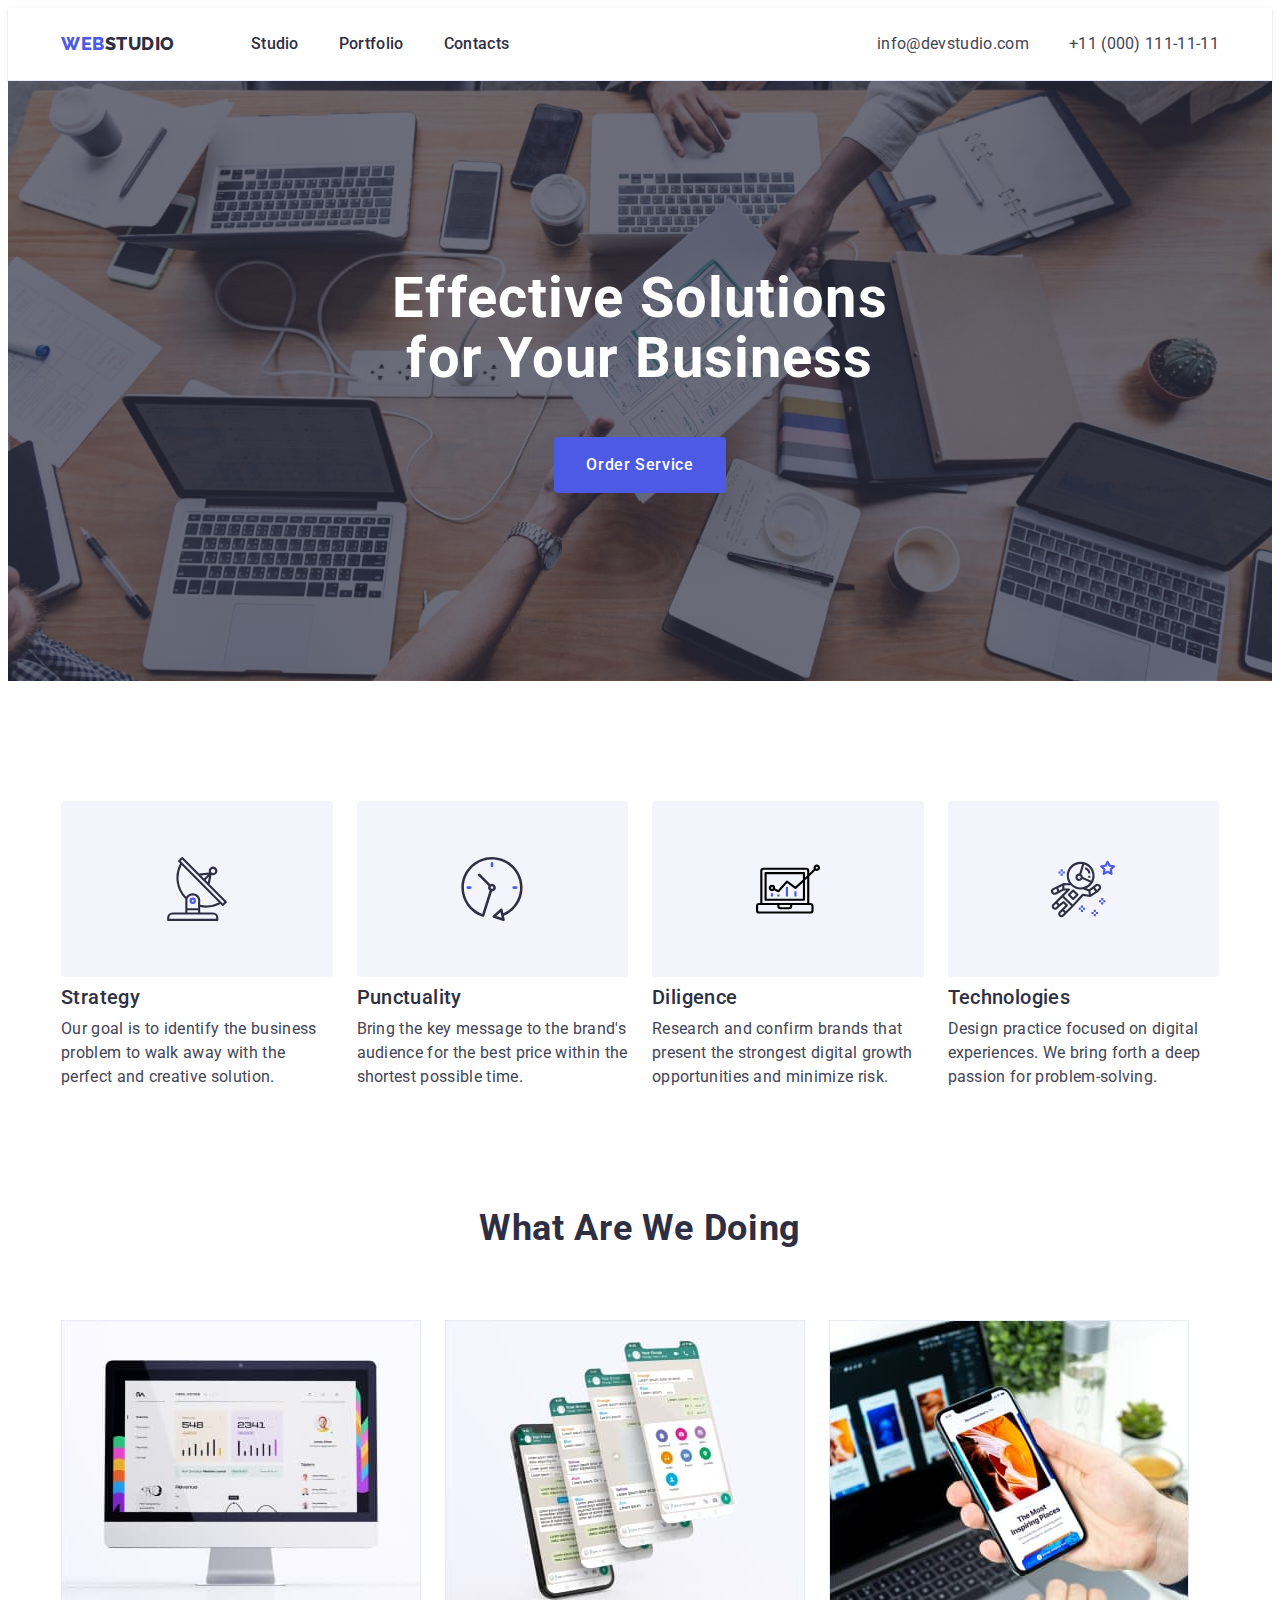
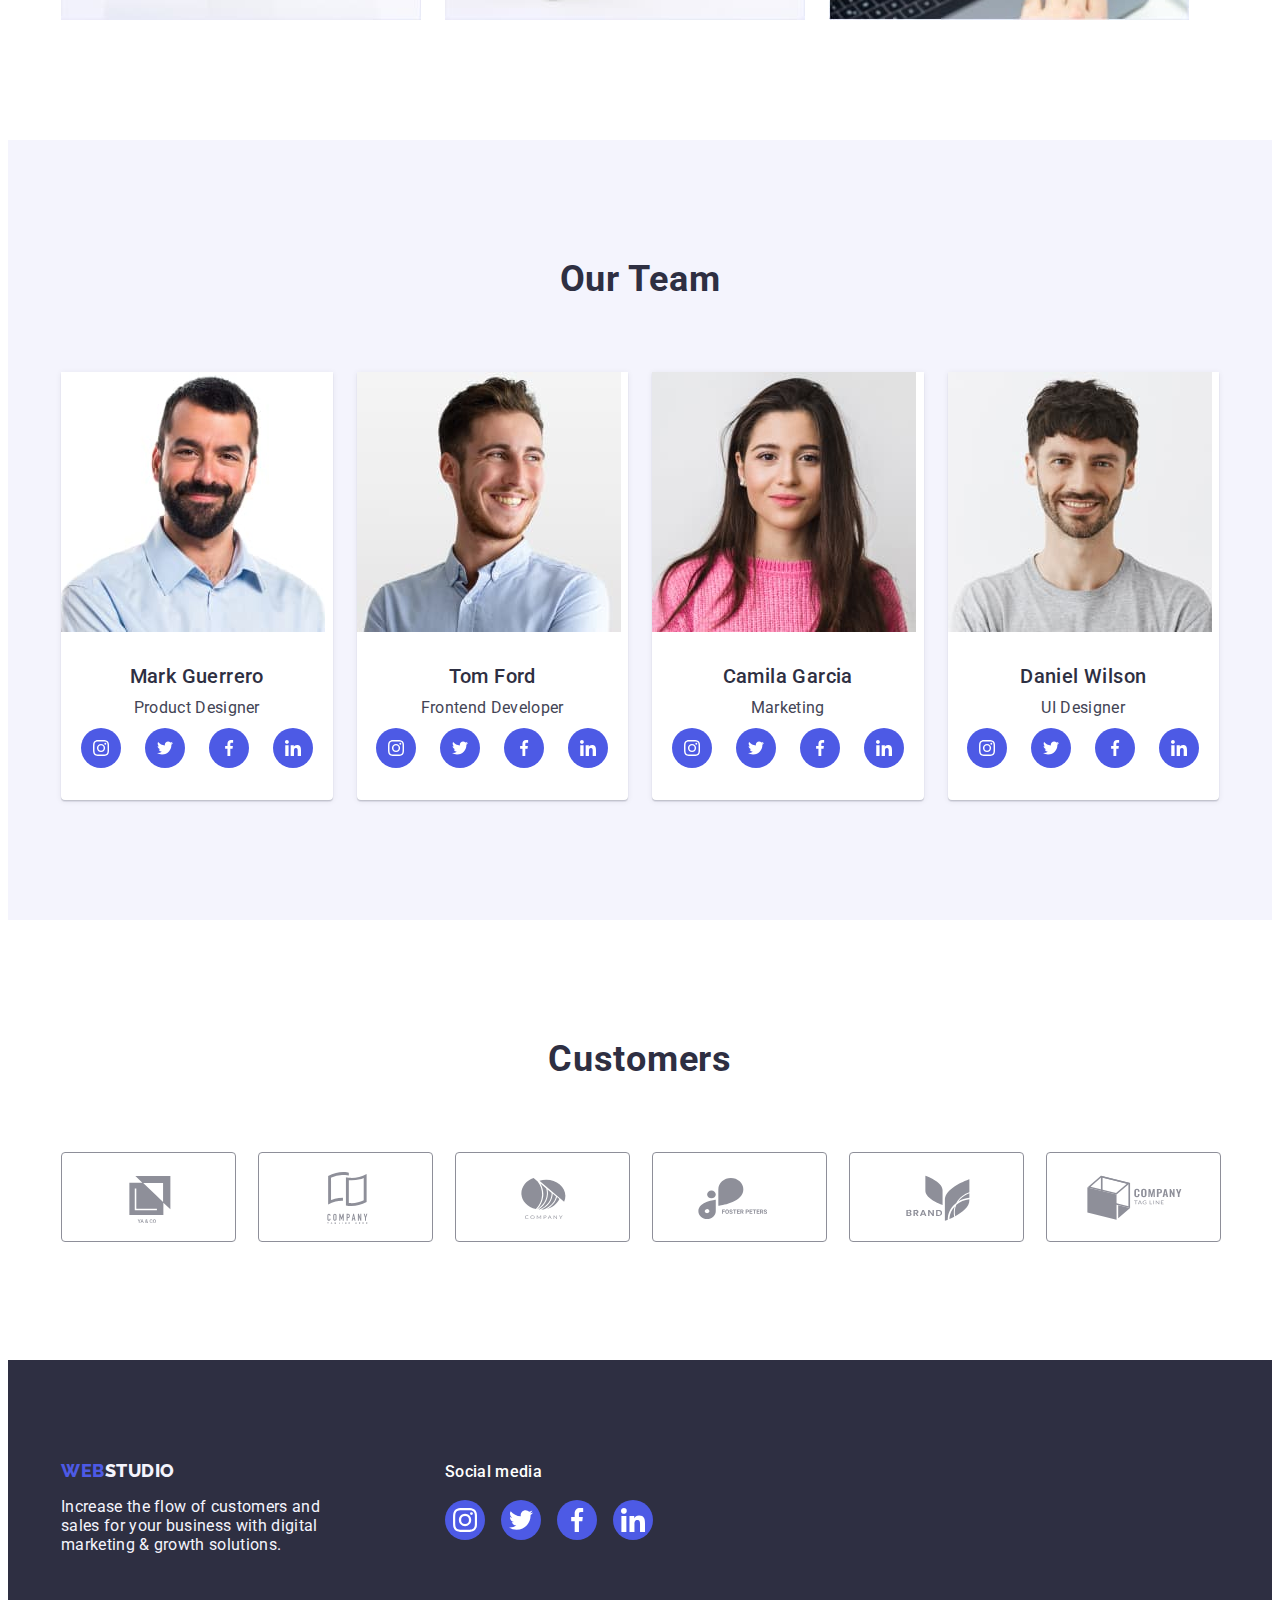
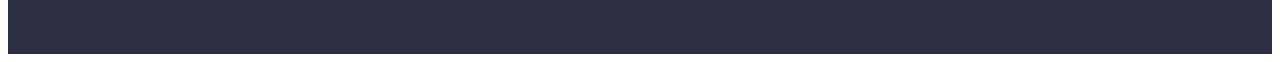
<file: index.html>
<!DOCTYPE html>
<html lang="en">
  <head>
    <meta charset="UTF-8" />
    <meta http-equiv="X-UA-Compatible" content="IE=edge" />
    <meta name="viewport" content="width=device-width, initial-scale=1.0" />
    <title>WebStudio</title>
    <link rel="preconnect" href="https://fonts.googleapis.com" />
    <link rel="preconnect" href="https://fonts.gstatic.com" crossorigin />
    <link
      href="https://fonts.googleapis.com/css2?family=Raleway:wght@800&family=Roboto:wght@400;500;700;900&display=swap"
      rel="stylesheet"
    />
    <link
      rel="stylesheet"
      href="https://cdnjs.cloudflare.com/ajax/libs/modern-normalize/1.1.0/modern-normalize.min.css"
      integrity="sha512-wpPYUAdjBVSE4KJnH1VR1HeZfpl1ub8YT/NKx4PuQ5NmX2tKuGu6U/JRp5y+Y8XG2tV+wKQpNHVUX03MfMFn9Q=="
      crossorigin="anonymous"
      referrerpolicy="no-referrer"
    />
    <link rel="stylesheet" href="./css/style.css" />
  </head>
  <body>
    <!-- Шапка сайта -->
    <header class="page-header">
      <div class="container page-header-container">
        <nav class="header-nav">
          <a
            href="./index.html"
            class="logo list link all-logo-header all-logo-header-two"
            >Web<span class="logo logo-part link all-logo-header"
              >Studio</span
            ></a
          >
          <ul class="site-nav-list link list">
            <li class="menu-item">
              <a href="./index.html" class="link menu-item-link">Studio</a>
            </li>
            <li class="menu-item">
              <a href="./portfolio.html" class="link menu-item-link"
                >Portfolio</a
              >
            </li>
            <li class="menu-item">
              <a href="" class="link menu-item-link">Contacts</a>
            </li>
          </ul>
        </nav>

        <address class="contact link">
          <ul class="contact-nav-list list address-contact">
            <li class="adress-item">
              <a href="mailto:info@devstudio.com" class="contacts-link link"
                >info@devstudio.com</a
              >
            </li>
            <li class="adress-item address-contact">
              <a href="tel:+110001111111" class="contacts-link link"
                >+11 (000) 111-11-11</a
              >
            </li>
          </ul>
        </address>
      </div>
    </header>
    <!-- герой -->
    <main>
      <section class="hero-solutions">
        <div class="container">
          <h1 class="hero-title">Effective Solutions for Your Business</h1>
          <button type="button" class="modal-open-button">Order Service</button>
        </div>
      </section>

      <!-- секция 2 -->
      <section class="section">
        <div class="container">
          <h2 class="section-tittle security">list of benefits</h2>
          <ul class="benefits list">
            <li class="benefits-list">
              <div class="benefits-icon">
                <svg aria-label="icon antenna" width="64" height="64">
                  <use href="./images/icons.svg#icon-antenna"></use>
                </svg>
              </div>
              <h3 class="title-benefits">Strategy</h3>
              <p class="text">
                Our goal is to identify the business problem to walk away with
                the perfect and creative solution.
              </p>
            </li>
            <li class="benefits-list">
              <div class="benefits-icon">
                <svg aria-label="icon clock" width="64" height="64">
                  <use href="./images/icons.svg#icon-clock"></use>
                </svg>
              </div>
              <h3 class="title-benefits">Punctuality</h3>
              <p class="text">
                Bring the key message to the brand's audience for the best price
                within the shortest possible time.
              </p>
            </li>
            <li class="benefits-list">
              <div class="benefits-icon">
                <svg aria-label="icon diagram" width="64" height="64">
                  <use href="./images/icons.svg#icon-diagram"></use>
                </svg>
              </div>

              <h3 class="title-benefits">Diligence</h3>
              <p class="text">
                Research and confirm brands that present the strongest digital
                growth opportunities and minimize risk.
              </p>
            </li>
            <li class="benefits-list">
              <div class="benefits-icon">
                <svg aria-label="icon astronaut" width="64" height="64">
                  <use href="./images/icons.svg#icon-astronaut"></use>
                </svg>
              </div>
              <h3 class="title-benefits">Technologies</h3>
              <p class="text">
                Design practice focused on digital experiences. We bring forth a
                deep passion for problem-solving.
              </p>
            </li>
          </ul>
        </div>
      </section>

      <!-- секція 3 -->
      <section class="section no-padding">
        <div class="container">
          <h2 class="section-tittle">What are we doing</h2>
          <ul class="list servises">
            <li class="servises-list">
              <img src="./images/img(1).jpg" alt="site" width="360" />
            </li>
            <li class="servises-list">
              <img src="./images/img(3).jpg" alt="application" width="360" />
            </li>
            <li class="servises-list">
              <img src="./images/img(2).jpg" alt="logo" width="360" />
            </li>
          </ul>
        </div>
      </section>

      <!-- секція 4 -->
      <section class="section background-section-our-team">
        <div class="container">
          <h2 class="section-tittle">Our Team</h2>
          <ul class="team list">
            <li class="cards-team">
              <img
                class="image-team"
                src="./images/img(5).jpg"
                alt="Mark Guerrero"
                width="264"
              />
              <div class="team-list-text-conteiner">
                <h3 class="title title-benefits">Mark Guerrero</h3>
                <p class="text employees-list-text">Product Designer</p>
                <ul class="social-list list">
                  <li class="social-list-item">
                    <a href="" class="social-list-link">
                      <svg
                        class="social-list-icon"
                        aria-label="icon instagram"
                        width="16"
                        height="16"
                      >
                        <use href="./images/icons.svg#icon-instagram"></use>
                      </svg>
                    </a>
                  </li>

                  <li class="social-list-item">
                    <a href="" class="social-list-link">
                      <svg
                        class="social-list-icon"
                        aria-label="icon twitter"
                        width="16"
                        height="16"
                      >
                        <use href="./images/icons.svg#icon-twitter"></use>
                      </svg>
                    </a>
                  </li>

                  <li class="social-list-item">
                    <a href="" class="social-list-link">
                      <svg
                        class="social-list-icon"
                        aria-label="icon facebook"
                        width="16"
                        height="16"
                      >
                        <use href="./images/icons.svg#icon-facebook"></use>
                      </svg>
                    </a>
                  </li>

                  <li class="social-list-item">
                    <a href="" class="social-list-link">
                      <svg
                        class="social-list-icon"
                        aria-label="icon linkedin"
                        width="16"
                        height="16"
                      >
                        <use href="./images/icons.svg#icon-linkedin"></use>
                      </svg>
                    </a>
                  </li>
                </ul>
              </div>
            </li>
            <li class="cards-team">
              <img
                class="image-team"
                src="./images/img3.jpg"
                alt="Tom Ford"
                width="264"
              />
              <div class="team-list-text-conteiner">
                <h3 class="title title-benefits">Tom Ford</h3>
                <p class="text employees-list-text">Frontend Developer</p>
                <ul class="social-list list">
                  <li class="social-list-item">
                    <a href="" class="social-list-link">
                      <svg
                        class="social-list-icon"
                        aria-label="icon instagram"
                        width="16"
                        height="16"
                      >
                        <use href="./images/icons.svg#icon-instagram"></use>
                      </svg>
                    </a>
                  </li>

                  <li class="social-list-item">
                    <a href="" class="social-list-link">
                      <svg
                        class="social-list-icon"
                        aria-label="icon twitter"
                        width="16"
                        height="16"
                      >
                        <use href="./images/icons.svg#icon-twitter"></use>
                      </svg>
                    </a>
                  </li>

                  <li class="social-list-item">
                    <a href="" class="social-list-link">
                      <svg
                        class="social-list-icon"
                        aria-label="icon facebook"
                        width="16"
                        height="16"
                      >
                        <use href="./images/icons.svg#icon-facebook"></use>
                      </svg>
                    </a>
                  </li>

                  <li class="social-list-item">
                    <a href="" class="social-list-link">
                      <svg
                        class="social-list-icon"
                        aria-label="icon linkedin"
                        width="16"
                        height="16"
                      >
                        <use href="./images/icons.svg#icon-linkedin"></use>
                      </svg>
                    </a>
                  </li>
                </ul>
              </div>
            </li>
            <li class="cards-team">
              <img
                class="image-team"
                src="./images/img2.jpg"
                alt="Camila Garcia"
                width="264"
              />
              <div class="team-list-text-conteiner">
                <h3 class="title title-benefits">Camila Garcia</h3>
                <p class="text employees-list-text">Marketing</p>
                <ul class="social-list list">
                  <li class="social-list-item">
                    <a href="" class="social-list-link">
                      <svg
                        class="social-list-icon"
                        aria-label="icon instagram"
                        width="16"
                        height="16"
                      >
                        <use href="./images/icons.svg#icon-instagram"></use>
                      </svg>
                    </a>
                  </li>

                  <li class="social-list-item">
                    <a href="" class="social-list-link">
                      <svg
                        class="social-list-icon"
                        aria-label="icon twitter"
                        width="16"
                        height="16"
                      >
                        <use href="./images/icons.svg#icon-twitter"></use>
                      </svg>
                    </a>
                  </li>

                  <li class="social-list-item">
                    <a href="" class="social-list-link">
                      <svg
                        class="social-list-icon"
                        aria-label="icon facebook"
                        width="16"
                        height="16"
                      >
                        <use href="./images/icons.svg#icon-facebook"></use>
                      </svg>
                    </a>
                  </li>

                  <li class="social-list-item">
                    <a href="" class="social-list-link">
                      <svg
                        class="social-list-icon"
                        aria-label="icon linkedin"
                        width="16"
                        height="16"
                      >
                        <use href="./images/icons.svg#icon-linkedin"></use>
                      </svg>
                    </a>
                  </li>
                </ul>
              </div>
            </li>
            <li class="cards-team">
              <img
                class="image-team"
                src="./images/img1.jpg"
                alt="Daniel Wilson"
                width="264"
              />
              <div class="team-list-text-conteiner">
                <h3 class="title title-benefits">Daniel Wilson</h3>
                <p class="text employees-list-text">UI Designer</p>
                <ul class="social-list list">
                  <li class="social-list-item">
                    <a href="" class="social-list-link">
                      <svg
                        class="social-list-icon"
                        aria-label="icon instagram"
                        width="16"
                        height="16"
                      >
                        <use href="./images/icons.svg#icon-instagram"></use>
                      </svg>
                    </a>
                  </li>

                  <li class="social-list-item">
                    <a href="" class="social-list-link">
                      <svg
                        class="social-list-icon"
                        aria-label="icon twitter"
                        width="16"
                        height="16"
                      >
                        <use href="./images/icons.svg#icon-twitter"></use>
                      </svg>
                    </a>
                  </li>

                  <li class="social-list-item">
                    <a href="" class="social-list-link">
                      <svg
                        class="social-list-icon"
                        aria-label="icon facebook"
                        width="16"
                        height="16"
                      >
                        <use href="./images/icons.svg#icon-facebook"></use>
                      </svg>
                    </a>
                  </li>

                  <li class="social-list-item">
                    <a href="" class="social-list-link">
                      <svg
                        class="social-list-icon"
                        aria-label="icon linkedin"
                        width="16"
                        height="16"
                      >
                        <use href="./images/icons.svg#icon-linkedin"></use>
                      </svg>
                    </a>
                  </li>
                </ul>
              </div>
            </li>
          </ul>
        </div>
      </section>

      <!-- секція 5 -->
      <section class="section">
        <div class="container">
          <h2 class="section-tittle">Customers</h2>
          <ul class="list customers-list">
            <li class="customes-list-item">
              <a href="" class="customers-list-link"
                ><svg
                  class="customers-list-icon"
                  aria-label="icon logo"
                  width="104"
                  height="56"
                >
                  <use href="./images/icons.svg#icon-logo"></use></svg
              ></a>
            </li>
            <li class="customes-list-item">
              <a href="" class="customers-list-link"
                ><svg
                  class="customers-list-icon"
                  aria-label="icon logo company"
                  width="104"
                  height="56"
                >
                  <use href="./images/icons.svg#icon-logo-company"></use></svg
              ></a>
            </li>
            <li class="customes-list-item">
              <a href="" class="customers-list-link"
                ><svg
                  class="customers-list-icon"
                  aria-label="icon logo company"
                  width="104"
                  height="56"
                >
                  <use
                    href="./images/icons.svg#icon-logo-company-circle"
                  ></use></svg
              ></a>
            </li>
            <li class="customes-list-item">
              <a href="" class="customers-list-link"
                ><svg
                  class="customers-list-icon"
                  aria-label="icon logo foster"
                  width="104"
                  height="56"
                >
                  <use href="./images/icons.svg#icon-logo-foster"></use></svg
              ></a>
            </li>
            <li class="customes-list-item">
              <a href="" class="customers-list-link"
                ><svg
                  class="customers-list-icon"
                  aria-label="icon logo brand"
                  width="104"
                  height="56"
                >
                  <use href="./images/icons.svg#icon-logo-brand"></use></svg
              ></a>
            </li>
            <li class="customes-list-item">
              <a href="" class="customers-list-link"
                ><svg
                  class="customers-list-icon"
                  aria-label="icon logo tag line"
                  width="104"
                  height="56"
                >
                  <use href="./images/icons.svg#icon-logo-tag-line"></use></svg
              ></a>
            </li>
          </ul>
        </div>
      </section>
    </main>
    <!-- футер -->
    <footer class="footer-content">
      <div class="container footer-container">
        <div class="logo-paragraf-footer">
          <a href="./index.html" class="logo link all-logo-footer"
            >Web<span class="logo logo-part logo-footer link">Studio</span></a
          >
          <p class="text-footer">
            Increase the flow of customers and sales for your business with
            digital marketing & growth solutions.
          </p>
        </div>

        <div class="social-footer-link">
          <p class="text-social">Social media</p>
          <ul class="social-list social-list-footer list">
            <li class="social-list-item">
              <a href="" class="social-list-link social-list-link-footer">
                <svg
                  class="social-list-icon"
                  aria-label="icon instagram"
                  width="24"
                  height="24"
                >
                  <use href="./images/icons.svg#icon-instagram"></use>
                </svg>
              </a>
            </li>

            <li class="social-list-item">
              <a href="" class="social-list-link social-list-link-footer">
                <svg
                  class="social-list-icon"
                  aria-label="icon twitter"
                  width="24"
                  height="24"
                >
                  <use href="./images/icons.svg#icon-twitter"></use>
                </svg>
              </a>
            </li>

            <li class="social-list-item">
              <a href="" class="social-list-link social-list-link-footer">
                <svg
                  class="social-list-icon"
                  aria-label="icon facebook"
                  width="24"
                  height="24"
                >
                  <use href="./images/icons.svg#icon-facebook"></use>
                </svg>
              </a>
            </li>

            <li class="social-list-item">
              <a href="" class="social-list-link social-list-link-footer">
                <svg
                  class="social-list-icon"
                  aria-label="icon linkedin"
                  width="24"
                  height="24"
                >
                  <use href="./images/icons.svg#icon-linkedin"></use>
                </svg>
              </a>
            </li>
          </ul>
        </div>
      </div>
    </footer>
  </body>
</html>
</file>
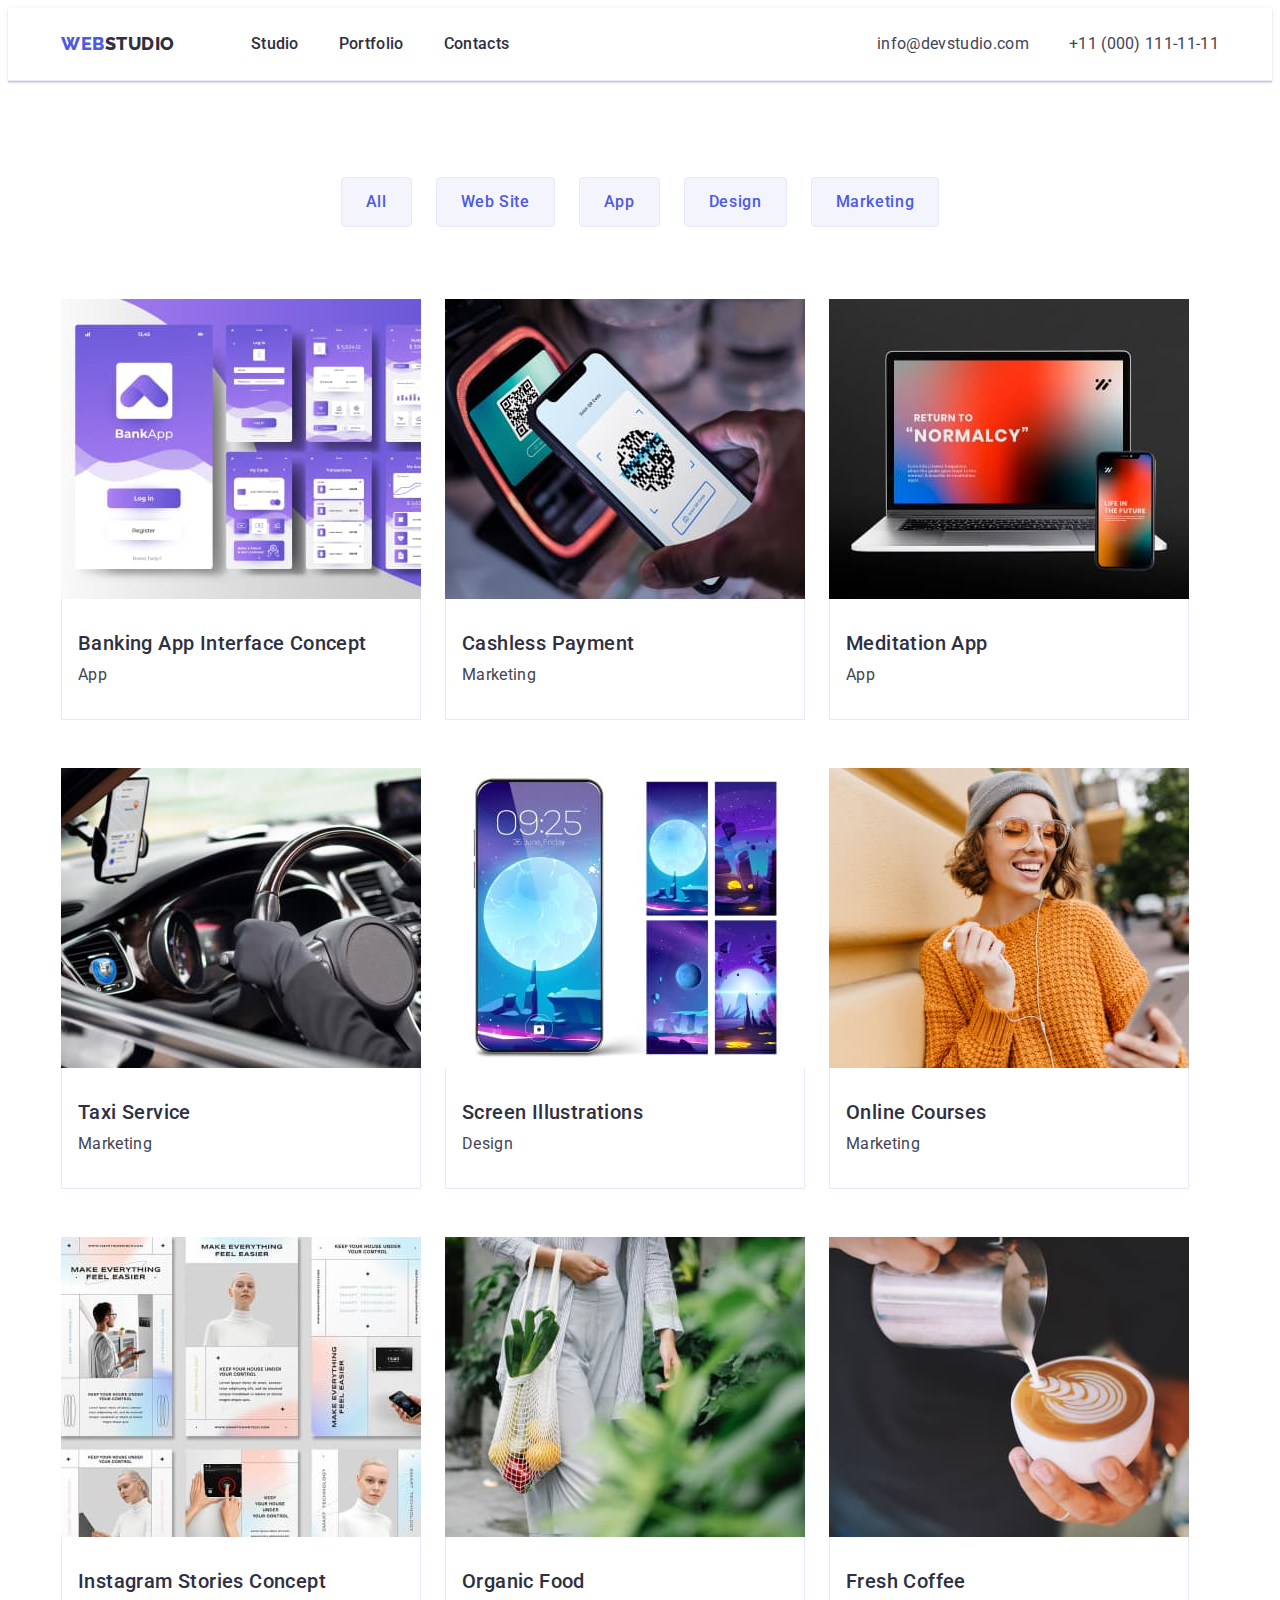
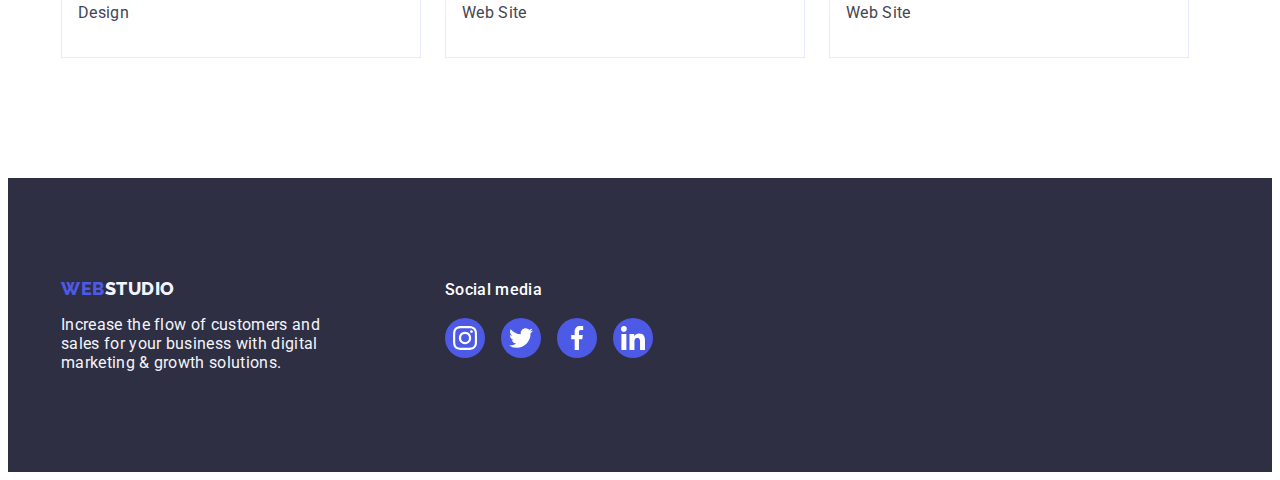
<file: portfolio.html>
<!DOCTYPE html>
<html lang="en">
  <head>
    <meta charset="UTF-8" />
    <meta http-equiv="X-UA-Compatible" content="IE=edge" />
    <meta name="viewport" content="width=device-width, initial-scale=1.0" />
    <title>Document</title>
    <link rel="preconnect" href="https://fonts.googleapis.com" />
    <link rel="preconnect" href="https://fonts.gstatic.com" crossorigin />
    <link
      href="https://fonts.googleapis.com/css2?family=Raleway:wght@800&family=Roboto:wght@400;500;700;900&display=swap"
      rel="stylesheet"
    />
    <link
      rel="stylesheet"
      href="https://cdnjs.cloudflare.com/ajax/libs/modern-normalize/1.1.0/modern-normalize.min.css"
      integrity="sha512-wpPYUAdjBVSE4KJnH1VR1HeZfpl1ub8YT/NKx4PuQ5NmX2tKuGu6U/JRp5y+Y8XG2tV+wKQpNHVUX03MfMFn9Q=="
      crossorigin="anonymous"
      referrerpolicy="no-referrer"
    />
    <link rel="stylesheet" href="./css/style.css" />
  </head>
  <body>
    <header class="page-header">
      <div class="container page-header-container">
        <nav class="header-nav">
          <a href="./index.html" class="logo list link all-logo-header all-logo-header-two"
            >Web<span class="logo logo-part link all-logo-header"
              >Studio</span
            ></a
          >
          <ul class="site-nav-list link list">
            <li class="menu-item">
              <a href="./index.html" class="link menu-item-link">Studio</a>
            </li>
            <li class="menu-item">
              <a href="./portfolio.html" class="link menu-item-link"
                >Portfolio</a
              >
            </li>
            <li class="menu-item">
              <a href="" class="link menu-item-link">Contacts</a>
            </li>
          </ul>
        </nav>
      

      <address class="contact link">
        
          <ul class="contact-nav-list list address-contact">
            <li class="adress-item ">
              <a href="mailto:info@devstudio.com" class="contacts-link link"
                >info@devstudio.com</a
              >
            </li>
            <li class="adress-item address-contact">
              <a href="tel:+110001111111" class="contacts-link link"
                >+11 (000) 111-11-11</a
              >
            </li>
          </ul>
        </address>
        </div>
      
    </header>
    <main>
      <section class="section portfolio">
        <div class="container">
          <h1 class="section-tittle security ">Buttons</h1>
          <ul class="list button-list ">
            <li><button type="button" class="button buttons-portfolio">All</button></li>
            <li>
              <button type="button" class="button buttons-portfolio">Web Site</button>
            </li>
            <li><button type="button" class="button buttons-portfolio">App</button></li>
            <li>
              <button type="button" class="button buttons-portfolio">Design</button>
            </li>
            <li>
              <button type="button" class="button buttons-portfolio">Marketing</button>
            </li>
          </ul>
        
        
          <ul class="work-examples list ">
          <li class="work-exemples-list">
            <a href="" class="link work-examples-link"
              ><img
                src="./images/banking-app-interfa-ceconcept.jpg"
                alt="Banking App Interface Concept"
                width="360"
              />
              <div class="works-container">
                <h2 class="title-work-examples">Banking App Interface Concept</h2>
                <p class="text work">App</p>
              </div>
            </a>
          </li>

          <li class="work-exemples-list">
            <a href="" class="link work-examples-link">
              <img
                src="./images/cashless-payment.jpg"
                alt="Cashless Payment"
                width="360"
              />
              <div class="works-container">
                <h2 class="title-work-examples">Cashless Payment</h2>
                <p class="text work">Marketing</p>
              </div>
            </a>
              
          </li>
          <li class="work-exemples-list">
            <a href="" class="link work-examples-link">
              <img
                src="./images/meditation-app.jpg"
                alt="Meditation App"
                width="360"
              />
              <div class="works-container"> 
                <h2 class="title-work-examples">Meditation App</h2>
                <p class="text work">App</p></div>
                </a
                >
          </li>
          <li class="work-exemples-list">
            <a href="" class="link work-examples-link"
              ><img
                src="./images/taxi-service.jpg"
                alt="Taxi Service"
                width="360"
              />
              <div class="works-container">
                <h2 class="title-work-examples">Taxi Service</h2>
                <p class="text work">Marketing</p></div>
                </a
              >
          </li>
          <li class="work-exemples-list">
            <a href="" class="link work-examples-link"
              ><img
                src="./images/screen-illustrations.jpg"
                alt="Screen Illustrations"
                width="360"
              />
              <div class="works-container">
                <h2 class="title-work-examples">Screen Illustrations</h2>
                <p class="text work">Design</p></div></a
                >
          </li>
          <li class="work-exemples-list">
            <a href="" class="link work-examples-link">
              <img
                src="./images/online-courses.jpg"
                alt="Online Courses"
                width="360"
              />
              <div class="works-container">
                <h2 class="title-work-examples">Online Courses</h2>
                <p class="text work">Marketing</p></div>
                </a
                >
  
          </li>
          <li class="work-exemples-list">
            <a href="" class="link work-examples-link"
              ><img
                src="./images/instagram-stories-concept.jpg"
                alt="Instagram Stories Concept"
                width="360"
              />
              <div class="works-container" >
                <h2 class="title-work-examples">Instagram Stories Concept</h2>
                <p class="text work">Design</p></div></a
                >
              
          </li>
          <li class="work-exemples-list">
            <a href="" class="link work-examples-link"
              ><img
                src="./images/organic-food.jpg"
                alt="Organic Food"
                width="360"
              />
              <div class="works-container"> 
                <h2 class="title-work-examples">Organic Food</h2>
                <p class="text work">Web Site</p></div>
                </a
                >
          </li>

          <li class="work-exemples-list">
            <a href="" class="link work-examples-link"
              ><img
                src="./images/fresh-coffee.jpg"
                alt="Fresh Coffee"
                width="360"
              />
             <div class="works-container">
               <h2 class="title-work-examples">Fresh Coffee</h2>
              <p class="text work">Web Site</p></div>
              </a>

          </li>
        </ul>
      </div>
        

        
      </section>
    </main>
    <footer class="footer-content">
      <div class="container footer-container">
        <div class="logo-paragraf-footer">
          <a href="./index.html" class="logo link all-logo-footer"
          >Web<span class="logo logo-part logo-footer link">Studio</span></a
        >
        <p class="text-footer">
          Increase the flow of customers and sales for your business with digital
          marketing & growth solutions.
        </p>
      </div>
        
        
    <div class="social-footer-link">
      <p class="text-social">Social media</p>
      <ul class="social-list social-list-footer list">
      <li class="social-list-item">
        <a href="" class="social-list-link social-list-link-footer">
          <svg
            class="social-list-icon"
            aria-label="icon instagram"
            width="24"
            height="24"
          >
            <use href="./images/icons.svg#icon-instagram"></use>
          </svg>
        </a>
      </li>
    
      <li class="social-list-item">
        <a href="" class="social-list-link social-list-link-footer">
          <svg
            class="social-list-icon"
            aria-label="icon twitter"
            width="24"
            height="24"
          >
            <use href="./images/icons.svg#icon-twitter"></use>
          </svg>
        </a>
      </li>
    
      <li class="social-list-item">
        <a href="" class="social-list-link social-list-link-footer">
          <svg
            class="social-list-icon"
            aria-label="icon facebook"
            width="24"
            height="24"
          >
            <use href="./images/icons.svg#icon-facebook"></use>
          </svg>
        </a>
      </li>
   
      <li class="social-list-item">
        <a href="" class="social-list-link social-list-link-footer">
          <svg
            class="social-list-icon"
            aria-label="icon linkedin"
            width="24"
            height="24"
          >
            <use href="./images/icons.svg#icon-linkedin"></use>
          </svg>
        </a>
      </li>
    </ul>
  </div>
    </div>
      
    </footer>
  </body>
</html>
</file>
<file: css/style.css>
/*:root {
  --main-font-family: "Roboto", sans-serif;
  --secondary-font-family: "Raleway", sans-serif;
  --primary-text-color: #434455;
  --title-text-color: #2e2f42;
  --accent-color: #4d5ae5;
  --primary-white-color: #fff;
  --hero-background-color: #2e2f42;
  --secondary-background-color: #f4f4fd;
  --buttom-focus-color: #404bbf;}*/
.list {
  list-style: none;
}
.link {
  text-decoration: none;
}
h1,
h2,
h3,
p {
  margin-top: 0;
  margin-bottom: 0;
}
ul,
ol {
  margin-top: 0;
  margin-bottom: 0;
  padding-left: 0;
}
img {
  display: block;
}
button {
  cursor: pointer;
}
body {
  font-family: "Roboto", sans-serif;
  letter-spacing: 0.02em;
  color: #434455;
  background-color: #fff;
}
.security {
  position: absolute;
  white-space: nowrap;
  padding: 0;
  width: 1px;
  height: 1px;
  overflow: hidden;
  border: 0;
  clip: rect(0 0 0 0);
  clip-path: inset(50%);
  margin: -1;
}
.section-tittle {
  font-weight: 700;
  font-size: 36px;
  line-height: 1.1;
  text-align: center;
  letter-spacing: 0.02em;
  text-transform: capitalize;
  color: #2e2f42;
  margin-bottom: 72px;
}
.title {
  font-weight: 700;
  font-size: 36px;
  line-height: 1.11;
  text-transform: capitalize;
  letter-spacing: 0.02em;
  color: #2e2f42;
}
.text {
  font-weight: 400;
  font-size: 16px;
  line-height: 1.5;
}
.container {
  width: 1158px;
  padding: 0 15px;
  margin: 0 auto;
}

/* header */
.page-header {
  border-bottom: 1px solid #e7e9fc;
  display: flex;
  align-items: center;
  box-shadow: 0px 2px 1px rgba(46, 47, 66, 0.08),
    0px 1px 1px rgba(46, 47, 66, 0.16), 0px 1px 6px rgba(46, 47, 66, 0.08);
}

.page-header-container {
  display: flex;
  align-items: center;
  justify-content: space-between;
}
/* logo */

.logo {
  font-family: "Raleway", sans-serif;
  font-weight: 800;
  font-size: 18px;
  line-height: 1.17;
  letter-spacing: 0.03em;
  text-transform: uppercase;
  text-decoration: none;
  color: #4d5ae5;
}
.logo-part {
  color: #2e2f42;
}
.all-logo-header-two {
  margin-right: 76px;
}
/* nav link */
.header-nav {
  display: flex;
  align-items: center;
  /* column-gap: 76px;  */
}
.site-nav-list {
  display: flex;
  gap: 40px;
}
.menu-item {
  font-weight: 500;
  font-size: 16px;
  line-height: 1.5;
  font-style: normal;
  color: #434455;
}
.menu-item:hover,
.menu-item:focus {
  color: #404bbf;
}
.menu-item-link:hover,
.menu-item-link:focus {
  color: #404bbf;
}
.menu-item-link {
  color: #2e2f42;
  line-height: 1.5;
  padding: 24px 0;
  display: block;
}
/* contact */
.contact-nav-list {
  gap: 40px;
  font-weight: 400;
  font-size: 16px;
  line-height: 1.5;
  font-style: normal;
  color: #434455;
  /* margin-left: auto;
  margin-right: 40px; */
}
.contacts-link:hover,
.contacts-link:focus {
  color: #404bbf;
}
.contacts-link {
  line-height: 1.5;
  color: #434455;
}
.contact {
  font-style: normal;
}
.address-contact {
  display: flex;
  align-items: center;
  gap: 40px;
}
/* hero */
.hero-solutions {
  text-align: center;
  padding-top: 188px;
  padding-bottom: 188px;
  background-color: #2e2f42;
  background-image: linear-gradient(
      rgba(46, 47, 66, 0.7),
      rgba(46, 47, 66, 0.7)
    ),
    url(../images/people-office.jpg);
  background-size: cover;
  max-width: 1440px;
  background-repeat: no-repeat;
  background-position: center;
  margin-left: auto;
  margin-right: auto;
}

.footer-content {display: flex;
  
  background-color: #2e2f42;
  padding: 100px 0;
}

/* hero title */
.hero-title {
  font-weight: 700;
  font-size: 56px;
  line-height: 1.07;
  margin-bottom: 48px;
  letter-spacing: 0.02em;
  color: #fff;
  margin-right: auto;
  margin-left: auto;
  max-width: 496px;
  margin-bottom: 48px;
}
/* hero button */
.modal-open-button {
  display: block;
  height: 56px;
  border: none;
  border-radius: 4px;
  padding: 16px 32px;
  min-width: 169px;
  font-family: "Roboto", sans-serif;
  font-weight: 500;
  font-size: 16px;
  line-height: 1.5;
  align-items: center;
  letter-spacing: 0.04em;
  text-align: center;
  color: #fff;
  background-color: #4d5ae5;
  margin: 0 auto;
}
.modal-open-button:hover,
.modal-open-button:focus {
  background-color: #404bbf;
}
/* sections */
.section {
  padding-top: 120px;
  padding-bottom: 120px;
}
.no-padding {
  padding-top: 0;
}
.section-team {
  padding-top: 0;
  padding-bottom: 120px;
}
.title-benefits {
  font-weight: 500;
  font-size: 20px;
  line-height: 1.2;
  letter-spacing: 0.02em;
  color: #2e2f42;
  margin-bottom: 8px;
}
.benefits-icon {display: flex;
  align-items: center;
  justify-content: center;
  height: 112px;
  border-radius: 4px;
  margin-bottom: 8px;
  background-color: #f4f4fd;
  padding: 24px 100px 24px 100px;
  padding: 32px 0;
}
.background-section-our-team {
  background-color: #f4f4fd;
}
.cards-team {
  background-color: #fff;
  flex-basis: calc((100% - 48px) / 4);
  border-radius: 0px 0px 4px 4px;
  box-shadow: 0px 1px 6px rgba(46, 47, 66, 0.08),
    0px 1px 1px rgba(46, 47, 66, 0.16), 0px 2px 1px rgba(46, 47, 66, 0.08);
}
.team-list-text-conteiner {
  /* padding: 32px 16px; */
  text-align: center;
  padding: 32px 0;
}
.team {
  display: flex;
  gap: 24px;
}

.servises {
  display: flex;
  gap: 24px;
}
.benefits {
  display: flex;
  gap: 24px;
}
.benefits-list {
  flex-basis: calc((100% - 72px) / 3);
}
/* buttons */
.button {
  font-family: "Roboto", sans-serif;
  font-weight: 500;
  font-size: 16px;
  line-height: 1.5;
  display: flex;
  letter-spacing: 0.04em;
  color: #4d5ae5;
  background-color: #f4f4fd;
}
.button-list {
  display: flex;
  justify-content: center;
  gap: 24px;
  margin-bottom: 72px;
  border-radius: 4px;
}
.button:hover,
.button:focus {
  color: #fff;
  background-color: #404bbf;
}

/* footer */

.logo-footer {
  color: #f4f4fd;
}
.text-footer {
  color: #f4f4fd;
  max-width: 264px;
}
.all-logo-footer {
  margin-bottom: 16px;
  display: inline-block;
}

/* portfolio */
.portfolio {
  padding: 96px 0 120px;
}
.work-examples {
  display: flex;
  gap: 48px 24px;
  align-items: center;
  flex-wrap: wrap;
}

.work-examples .title {
  font-weight: 500;
  font-size: 20px;
  line-height: 1.2;
}
.work-examples .text {
  font-weight: 400;
  font-size: 16px;
  line-height: 1.5;
}
.work-examples-link{ display: block;}
.work-examples-link:hover,
.work-examples-link:focus {
  color: #404bbf;
  box-shadow: 0px 1px 6px rgba(46, 47, 66, 0.08), 0px 1px 1px rgba(46, 47, 66, 0.16), 0px 2px 1px rgba(46, 47, 66, 0.08);
}
.work {
  color: #434455;
}
.title-work-examples {
  font-weight: 500;
  font-size: 20px;
  line-height: 1.2;
  letter-spacing: 0.02em;
  color: #2e2f42;
  margin-bottom: 8px;
}
.buttons-portfolio {
  align-items: center;
  border-top: none;
  padding: 12px 24px;
  border: 1px solid #e7e9fc;
  border-radius: 4px;
}
.buttons-portfolio:hover ,
.buttons-portfolio:focus {
  border: 1px solid transparent;
  box-shadow: 0px 3px 1px rgba(0, 0, 0, 0.1), 0px 2px 1px rgba(0, 0, 0, 0.08), 0px 2px 2px rgba(0, 0, 0, 0.12);
}
.works-container {
  align-items: flex-start;
  justify-content: center;
  border: 1px solid #e7e9fc;
  border-top: none;
  background-color: #fff;
  padding: 32px 16px;
}
.social-list {
  display: flex;
  justify-content: center;
  gap: 24px;
}

.social-list-link {
  display: flex;
  justify-content: center;
  align-items: center;
  width: 40px;
  height: 40px;
  border-radius: 50%;
  background-color: #4d5ae5;
  fill: #fff;
}
.employees-list-text {
  margin-bottom: 8px;
}
.social-list-link:hover,
.social-list-link:focus {
  fill: #f4f4fd;
  background-color: #404bbf;
}
.customers-list {
  display: flex;
  justify-content: center;
  align-items: center;
  gap: 24px;
}

.customers-list-link:hover,
.customers-list-link:focus{
  color: #404bbf;
  border-color: #404bbf; 
}

.customes-list-item {
  width: calc((100% - 120px) / 6);
  height: 88px;
}
.customers-list-link {display: flex;
  align-items: center;
  justify-content: center;
  color: #8e8f99;
  border: 1px solid #8e8f99;
  border-radius: 4px;
  width: 100%;
  height: 100%;
  
}
.customers-list-icon{fill: currentColor;}
.text-social {
  font-weight: 500;
  color: #ffffff;
  margin-bottom: 16px;
  font-size: 16px;
  line-height: 1.5;
  letter-spacing: 0.02em;
  color: #fff;

}

.social-footer-link {
  display: block;
  
}
.social-list-link-footer:hover,
.social-list-link-footer:focus {
  background-color: #31d0aa;
}
.footer-container{display: flex;
align-items: baseline;}
.work-exemples-list:hover,
.work-exemples-list:focus
{box-shadow: 0px 2px 1px rgba(46, 47, 66, 0.08),
  0px 1px 1px rgba(46, 47, 66, 0.16), 0px 1px 6px rgba(46, 47, 66, 0.08);}
  .logo-paragraf-footer{ margin-right: 120px;}
  .social-list-footer{gap: 16px;}
</file>
